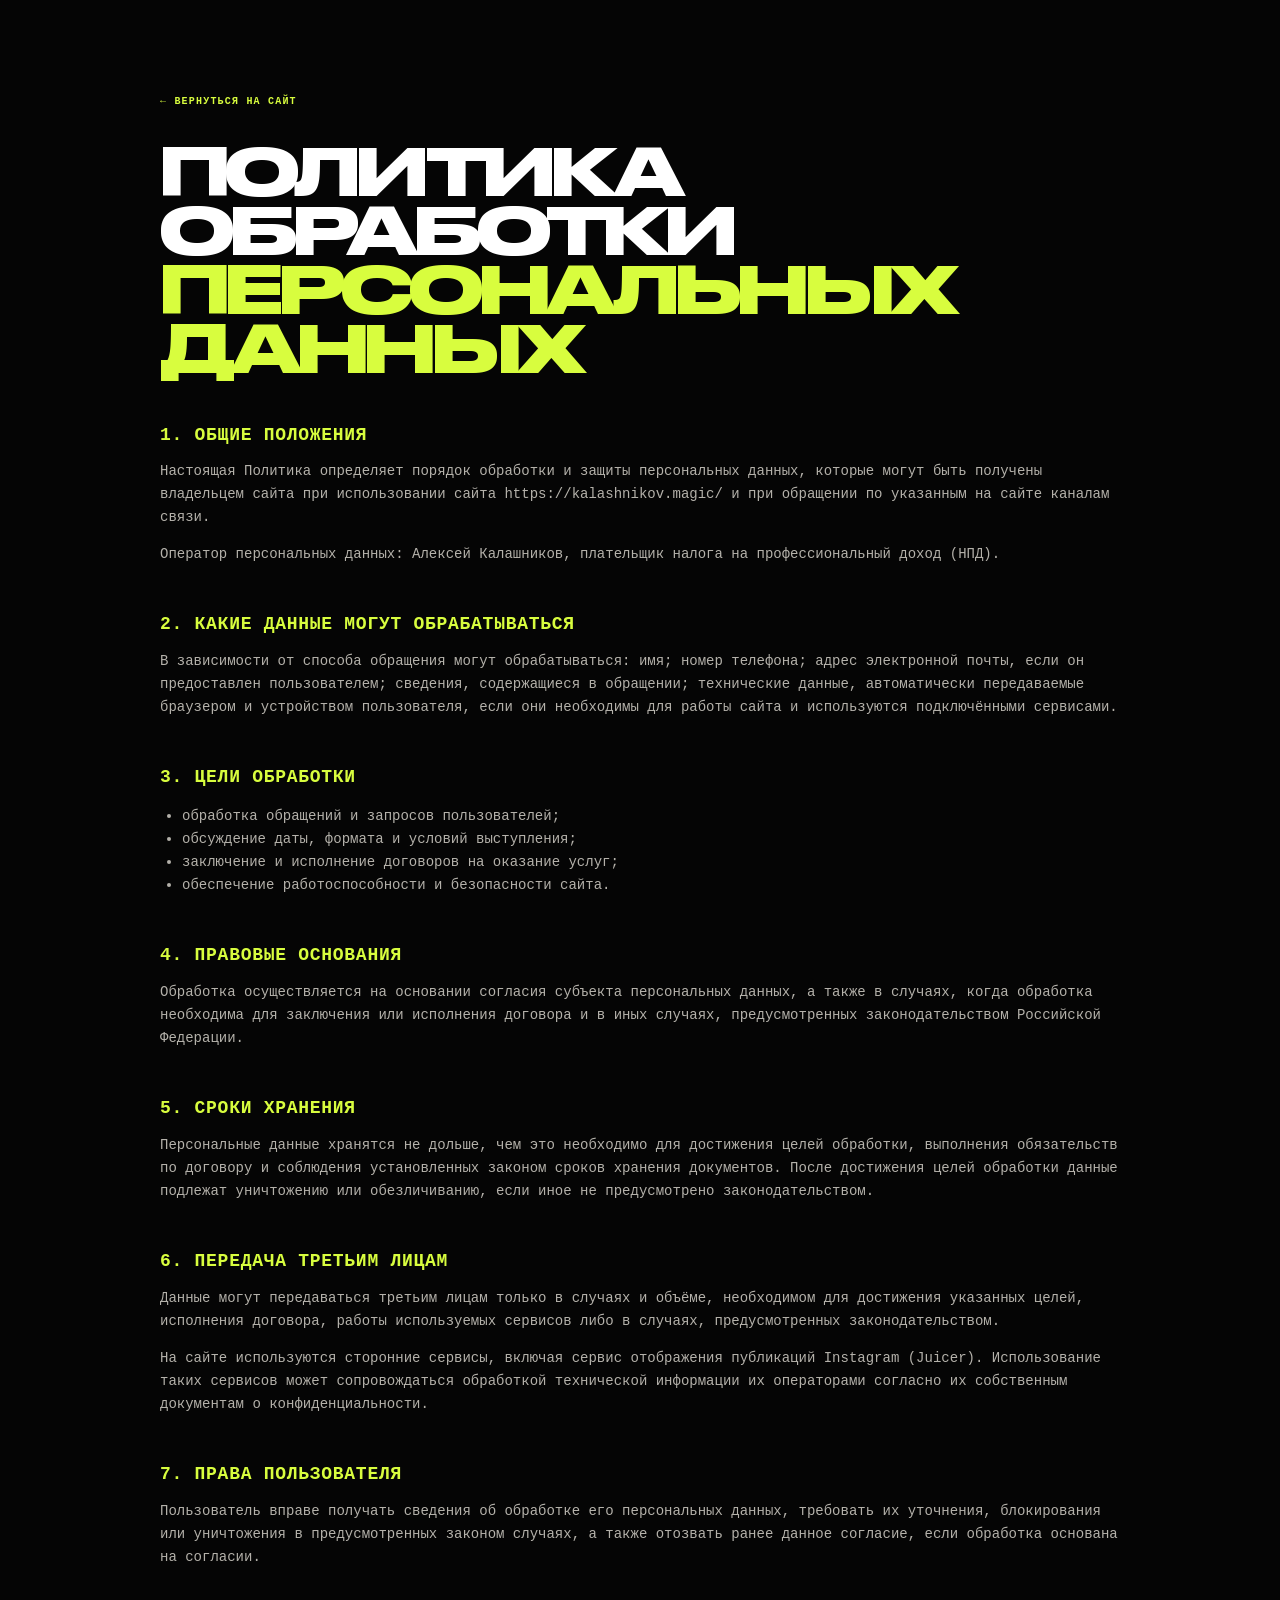
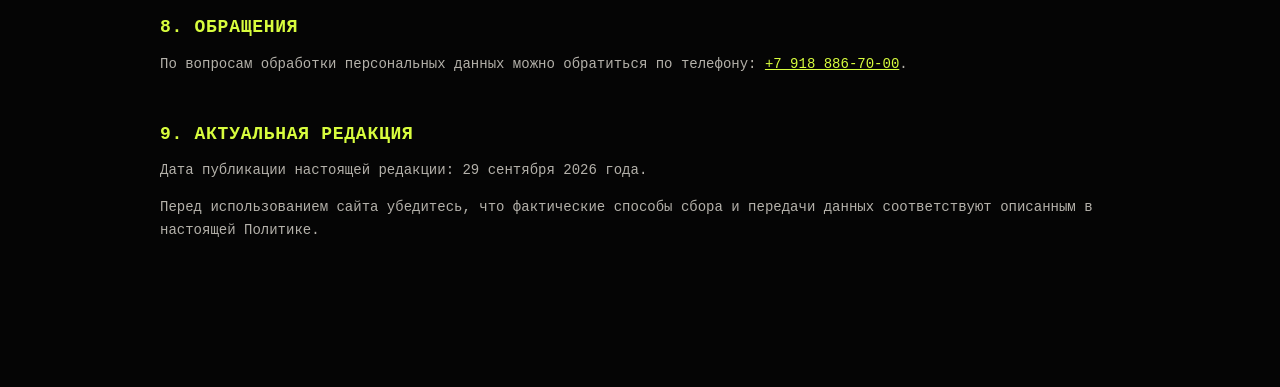
<file: privacy.html>
<!doctype html>
<html lang="ru">
<head>
  <meta charset="UTF-8">
  <meta name="viewport" content="width=device-width, initial-scale=1.0">
  <meta name="theme-color" content="#050505">
  <title>Политика обработки персональных данных — Алексей Калашников</title>
  <link rel="stylesheet" href="style.css?v=__ASSET_VERSION__">
  <style>
    .privacy-page{min-height:100vh;background:#050505;color:#eeeae1}
    .privacy-page__inner{width:min(88vw,960px);margin:0 auto;padding:10vh 0 12vh}
    .privacy-page h1{margin:0;color:#fff;font:900 clamp(30px,5vw,64px)/.92 'KalashnikovHead',Inter,Arial,sans-serif;letter-spacing:-.06em}
    .privacy-page h2{margin:48px 0 14px;color:var(--lime);font:700 18px/1.2 var(--mono);letter-spacing:.04em}
    .privacy-page p,.privacy-page li{color:#b4b1aa;font:500 14px/1.65 var(--mono)}
    .privacy-page ul{padding-left:22px}
    .privacy-page a{color:var(--lime)}
    .privacy-page__back{display:inline-block;margin-bottom:34px;color:#777;text-decoration:none;font:600 10px/1 var(--mono);letter-spacing:.12em;text-transform:uppercase}
  </style>
</head>
<body>
  <main class="privacy-page">
    <div class="privacy-page__inner">
      <a class="privacy-page__back" href="./">← Вернуться на сайт</a>
      <h1>ПОЛИТИКА ОБРАБОТКИ<br><span style="color:var(--lime)">ПЕРСОНАЛЬНЫХ ДАННЫХ</span></h1>

      <h2>1. ОБЩИЕ ПОЛОЖЕНИЯ</h2>
      <p>Настоящая Политика определяет порядок обработки и защиты персональных данных, которые могут быть получены владельцем сайта при использовании сайта https://kalashnikov.magic/ и при обращении по указанным на сайте каналам связи.</p>
      <p>Оператор персональных данных: Алексей Калашников, плательщик налога на профессиональный доход (НПД).</p>

      <h2>2. КАКИЕ ДАННЫЕ МОГУТ ОБРАБАТЫВАТЬСЯ</h2>
      <p>В зависимости от способа обращения могут обрабатываться: имя; номер телефона; адрес электронной почты, если он предоставлен пользователем; сведения, содержащиеся в обращении; технические данные, автоматически передаваемые браузером и устройством пользователя, если они необходимы для работы сайта и используются подключёнными сервисами.</p>

      <h2>3. ЦЕЛИ ОБРАБОТКИ</h2>
      <ul>
        <li>обработка обращений и запросов пользователей;</li>
        <li>обсуждение даты, формата и условий выступления;</li>
        <li>заключение и исполнение договоров на оказание услуг;</li>
        <li>обеспечение работоспособности и безопасности сайта.</li>
      </ul>

      <h2>4. ПРАВОВЫЕ ОСНОВАНИЯ</h2>
      <p>Обработка осуществляется на основании согласия субъекта персональных данных, а также в случаях, когда обработка необходима для заключения или исполнения договора и в иных случаях, предусмотренных законодательством Российской Федерации.</p>

      <h2>5. СРОКИ ХРАНЕНИЯ</h2>
      <p>Персональные данные хранятся не дольше, чем это необходимо для достижения целей обработки, выполнения обязательств по договору и соблюдения установленных законом сроков хранения документов. После достижения целей обработки данные подлежат уничтожению или обезличиванию, если иное не предусмотрено законодательством.</p>

      <h2>6. ПЕРЕДАЧА ТРЕТЬИМ ЛИЦАМ</h2>
      <p>Данные могут передаваться третьим лицам только в случаях и объёме, необходимом для достижения указанных целей, исполнения договора, работы используемых сервисов либо в случаях, предусмотренных законодательством.</p>
      <p>На сайте используются сторонние сервисы, включая сервис отображения публикаций Instagram (Juicer). Использование таких сервисов может сопровождаться обработкой технической информации их операторами согласно их собственным документам о конфиденциальности.</p>

      <h2>7. ПРАВА ПОЛЬЗОВАТЕЛЯ</h2>
      <p>Пользователь вправе получать сведения об обработке его персональных данных, требовать их уточнения, блокирования или уничтожения в предусмотренных законом случаях, а также отозвать ранее данное согласие, если обработка основана на согласии.</p>

      <h2>8. ОБРАЩЕНИЯ</h2>
      <p>По вопросам обработки персональных данных можно обратиться по телефону: <a href="tel:+79188867000">+7 918 886-70-00</a>.</p>

      <h2>9. АКТУАЛЬНАЯ РЕДАКЦИЯ</h2>
      <p>Дата публикации настоящей редакции: 29 сентября 2026 года.</p>
      <p>Перед использованием сайта убедитесь, что фактические способы сбора и передачи данных соответствуют описанным в настоящей Политике.</p>
    </div>
  </main>
</body>
</html>
</file>
<file: style.css>
:root{
  --ink:#050505;
  --ink-2:#0b0b0b;
  --bone:#eeeae1;
  --muted:#8d8d87;
  --lime:#d8fd3e;
  --line:rgba(255,255,255,.14);
  --ease:cubic-bezier(.22,1,.36,1);
  --sans:Inter,Arial,sans-serif;
  --mono:"Space Grotesk",monospace;
}
*{box-sizing:border-box}
html{background:var(--ink);scroll-behavior:auto}
body{margin:0;background:var(--ink);color:var(--bone);font-family:var(--sans);overflow-x:hidden}
button{font:inherit;color:inherit}
.grain{position:fixed;inset:-50%;z-index:50;pointer-events:none;opacity:.035;background-image:url("data:image/svg+xml,%3Csvg viewBox='0 0 180 180' xmlns='http://www.w3.org/2000/svg'%3E%3Cfilter id='n'%3E%3CfeTurbulence type='fractalNoise' baseFrequency='.8' numOctaves='4' stitchTiles='stitch'/%3E%3C/filter%3E%3Crect width='100%25' height='100%25' filter='url(%23n)' opacity='.7'/%3E%3C/svg%3E");animation:grain 0.25s steps(2) infinite}
.vignette{position:fixed;inset:0;z-index:49;pointer-events:none;background:radial-gradient(circle at center,transparent 40%,rgba(0,0,0,.62) 100%)}
@keyframes grain{0%{transform:translate(0,0)}25%{transform:translate(2%,-1%)}50%{transform:translate(-1%,2%)}75%{transform:translate(1%,1%)}100%{transform:translate(-2%,-1%)}}

.loader{
  position:fixed;
  inset:0;
  z-index:9999;
  display:flex;
  align-items:center;
  justify-content:center;
  background:#050505;
  color:#eeeae1;
  opacity:1;
  visibility:visible;
  pointer-events:auto;
  transition:opacity .9s cubic-bezier(.22,1,.36,1),visibility 0s linear 0s;
}
.loader.is-hidden{
  opacity:0;
  visibility:hidden;
  pointer-events:none;
  transition:opacity .9s cubic-bezier(.22,1,.36,1),visibility 0s linear .9s;
}
.loader__center{
  width:min(78vw,560px);
  display:flex;
  flex-direction:column;
  align-items:center;
  text-align:center;
}
.loader__brand{
  color:#fff;
  font:900 clamp(28px,4vw,54px)/.88 'KalashnikovHead',Inter,Arial,sans-serif;
  letter-spacing:-.055em;
}
.loader__brand span{color:var(--lime)}
.loader__percent{
  margin-top:34px;
  color:#888;
  font:600 12px/1 var(--mono);
  letter-spacing:.16em;
}
.loader__bar{
  position:relative;
  width:100%;
  height:2px;
  margin-top:18px;
  overflow:hidden;
  background:rgba(255,255,255,.12);
}
.loader__bar span{
  display:block;
  width:0;
  height:100%;
  background:var(--lime);
  transition:width .18s ease;
}
.loader__status{
  position:absolute;
  left:50%;
  bottom:7vh;
  transform:translateX(-50%);
  color:#666;
  font:600 10px/1 var(--mono);
  letter-spacing:.16em;
  white-space:nowrap;
}

.hero{height:700vh;position:relative}
.hero__sticky,.facts__sticky,.transition__sticky{position:sticky;top:0;height:100vh;overflow:hidden}
.hero__media{position:absolute;inset:0;background:#080808;overflow:hidden}
.hero__canvas{position:absolute;inset:0;width:100%;height:100%;display:block;object-fit:cover}
.hero__scrim{position:absolute;inset:0;background:linear-gradient(180deg,rgba(0,0,0,.1),rgba(0,0,0,.45) 65%,#050505)}
.hero__title{position:absolute;left:7vw;bottom:11vh;z-index:2}
.hero__eyebrow{margin:0 0 10px;font-family:var(--mono);font-size:24px;font-weight:900;line-height:1;letter-spacing:.06em;color:var(--lime)}
.hero__title h1{margin:0;font-size:clamp(48px,9vw,150px);line-height:.84;letter-spacing:-.065em;font-weight:600}
.scene-index{position:absolute;right:4vw;bottom:4vh;font-family:var(--mono);font-size:9px;letter-spacing:.16em;color:#666}

.facts{height:300vh;background:#050505}
.facts__sticky{display:grid;place-items:center}
.facts__intro{position:absolute;top:7vh;left:6vw;display:flex;gap:14px;align-items:center;font-family:var(--mono);font-size:10px;letter-spacing:.18em;color:#777;z-index:5}
.facts__intro span{color:var(--lime)}

.cards{
  position:relative;
  display:grid;
  grid-template-columns:repeat(2,minmax(0,1fr));
  grid-template-rows:repeat(2,minmax(0,1fr));
  grid-template-areas:"card1 card2" "card3 card4";
  gap:clamp(14px,2.2vw,30px);
  width:min(86vw,1180px);
  height:min(82vh,820px);
  margin:0 auto;
  perspective:1800px;
  transition:opacity 900ms var(--ease),transform 1100ms var(--ease),filter 1100ms var(--ease);
  will-change:auto;
}
.cards > .playing-card:nth-child(1){grid-area:card1}
.cards > .playing-card:nth-child(2){grid-area:card2}
.cards > .playing-card:nth-child(3){grid-area:card3}
.cards > .playing-card:nth-child(4){grid-area:card4}
.facts.is-revealing .cards{opacity:0;transform:scale(.92);filter:blur(16px);pointer-events:none}

.playing-card{
  position:relative;
  width:100%;
  height:100%;
  min-width:0;
  min-height:0;
  padding:0;
  border:0;
  background:none;
  cursor:pointer;
  filter:drop-shadow(0 20px 35px rgba(0,0,0,.42));
  perspective:1600px;
}
.playing-card__inner{position:absolute;inset:0;display:block;transform-style:preserve-3d;transition:transform 900ms var(--ease);will-change:transform}
.playing-card.is-flipped .playing-card__inner{transform:rotateY(180deg)}
.card-face{position:absolute;inset:0;border-radius:clamp(10px,1.1vw,18px);backface-visibility:hidden;-webkit-backface-visibility:hidden;overflow:hidden}
.card-face--back{display:flex;align-items:center;justify-content:center;background:#101010;border:1px solid #333;box-shadow:inset 0 0 0 9px #080808,inset 0 0 0 11px var(--lime);transform:rotateY(0deg)}
.card-face--back i{font-size:clamp(90px,11vw,190px);color:var(--lime);font-style:normal;opacity:.8}
.card-face--back small{position:absolute;bottom:17px;font:500 8px var(--mono);letter-spacing:.2em;color:#555}
.card-face--front{transform:rotateY(180deg);background:#eee9de;color:#090909;border:1px solid #c9c2b5;display:flex;flex-direction:column;justify-content:center;align-items:center;text-align:center;padding:10%;box-shadow:inset 0 0 0 1px rgba(255,255,255,.7)}
.card-face--front:after{content:"";position:absolute;inset:9px;border:1px solid rgba(0,0,0,.12);border-radius:clamp(7px,.8vw,12px);pointer-events:none}
.card-copy{display:contents}
.card-face--front strong{position:absolute;top:39%;left:6%;right:6%;font-size:clamp(34px,4.8vw,72px);line-height:.9;letter-spacing:-.075em;font-weight:800;max-width:88%;margin:auto}
.card-face--front em{position:absolute;top:51%;left:7%;right:7%;font-style:normal;font:500 clamp(12px,1.2vw,18px)/1.2 var(--mono);letter-spacing:.07em;margin:0 auto;max-width:82%}
.card-face--front small{font:500 clamp(8px,.75vw,11px)/1.35 var(--mono);letter-spacing:.03em;margin-top:16px;color:#4e4b45;max-width:82%}
.card-face--front .card-number{font-size:clamp(29px,3.8vw,58px);letter-spacing:-.065em;white-space:nowrap}
.card-face--front .card-number + em{top:47%}
.card-face--standup strong{font-size:clamp(22px,2.7vw,42px);letter-spacing:-.055em;white-space:nowrap}
.card-face--standup em{top:51%;font:500 clamp(12px,1.2vw,18px)/1.2 var(--mono);letter-spacing:.07em;max-width:82%}
.card-corner{position:absolute;top:15px;left:17px;font:500 9px var(--mono);letter-spacing:.1em;color:#8a857b}
.card-suit{position:absolute;right:17px;bottom:12px;font:27px Georgia,serif;color:#111}

.surprise-card-wrap{
  position:absolute;
  inset:0;
  display:grid;
  place-items:center;
  opacity:0;
  visibility:hidden;
  transform:translateY(30px) scale(.88);
  filter:blur(24px);
  transition:opacity 1000ms var(--ease),transform 1100ms var(--ease),filter 1100ms var(--ease),visibility 0s linear 1000ms;
  pointer-events:none;
}
.facts.is-surprise .surprise-card-wrap{
  opacity:1;
  visibility:visible;
  transform:translateY(0) scale(1);
  filter:blur(0);
  transition:opacity 1000ms var(--ease),transform 1100ms var(--ease),filter 1100ms var(--ease),visibility 0s;
  pointer-events:auto;
}
.playing-card--surprise{width:min(72vw,760px);height:min(48vw,500px);max-height:500px;aspect-ratio:3/2;filter:drop-shadow(0 30px 70px rgba(0,0,0,.6));z-index:2}
.surprise-card__caption{position:absolute;top:calc(50% - min(24vw,250px) - 8vh);margin:0;z-index:4;font:600 clamp(12px,1.35vw,19px) var(--mono);letter-spacing:.16em;color:var(--lime);text-align:center;white-space:nowrap}
.surprise-card__message{position:absolute;top:calc(50% + min(24vw,250px) + 3vh);margin:0;z-index:4;text-align:center;font:600 clamp(13px,1.35vw,19px)/1.5 var(--mono);letter-spacing:.12em;color:var(--bone);opacity:0;transform:translateY(30px) scale(.96);filter:blur(10px);transition:opacity 600ms var(--ease),transform 900ms var(--ease),filter 900ms var(--ease);pointer-events:none}
.surprise-card__message span{color:#777}
.surprise-card--revealed .surprise-card__message{opacity:1;transform:translateY(0) scale(1);filter:blur(0)}
.surprise-card__front{background:#101010!important;color:#eee!important;border:1px solid #333!important;box-shadow:inset 0 0 0 9px #080808,inset 0 0 0 11px var(--lime)!important;flex-direction:column!important}
.surprise-card__front:after{border-color:rgba(255,255,255,.12)!important}
.surprise-card__front i{font-size:clamp(90px,11vw,190px);color:var(--lime);font-style:normal;opacity:.8}
.surprise-card__front small{position:absolute;bottom:17px;font:500 8px var(--mono);letter-spacing:.2em;color:#555}
.surprise-card__blur{position:absolute;width:min(74vw,780px);height:min(49vw,520px);border-radius:18px;background:rgba(238,233,222,.18);filter:blur(45px);opacity:.8}
.bank-card{background:linear-gradient(135deg,#202020,#080808)!important;color:#eee!important}
.bank-card:after{border-color:rgba(216,253,62,.22)!important}
.bank-card__chip{position:absolute;left:9%;top:24%;width:18%;aspect-ratio:1.35;border-radius:5px;background:linear-gradient(135deg,#999,#444)}
.bank-card__number{position:absolute;left:9%;top:52%;font:500 clamp(15px,1.55vw,24px) var(--mono);letter-spacing:.075em;color:#eee;white-space:nowrap}
.bank-card__expiry-label{position:absolute;left:9%;top:64%;font:500 clamp(6px,.55vw,9px) var(--mono);letter-spacing:.12em;color:#777}
.bank-card__expiry{position:absolute;left:9%;top:68%;font:500 clamp(12px,1.1vw,17px) var(--mono);letter-spacing:.08em;color:#eee}
.bank-card__holder{position:absolute;left:9%;bottom:10%;font:500 clamp(11px,1.2vw,18px) var(--mono);letter-spacing:.09em;color:#eee}

.facts__hint{position:absolute;bottom:9vh;margin:0;font:10px var(--mono);letter-spacing:.2em;color:#555;transition:opacity 400ms var(--ease)}
.facts.is-revealing .facts__hint{opacity:0}
.facts.is-surprise .facts__hint{opacity:1;color:#666}

.transition{height:750vh;background:#000}
.transition__sticky{display:grid;place-items:center;background:#000}
.king-zoom{width:100%;height:100%;display:grid;place-items:center;transform:translate3d(var(--king-x,0px),var(--king-y,0px)) scale(var(--king-scale,4.5));transform-origin:50% 50%}
.king-card{position:relative;width:min(43vw,640px);aspect-ratio:240/336;background:transparent;color:#eeeae1;overflow:visible;border:0;box-shadow:none}
.transition .king-card:after{display:none}
.transition .king-card > *{visibility:visible}

/* Interactive King pupils */
.king-pupil{position:absolute;width:7px;height:7px;border-radius:50%;background:#000;pointer-events:none;z-index:12;left:0;top:0;box-shadow:none;will-change:transform,filter;filter:blur(0);}
.king-pupil--left,.king-pupil--right{left:0;top:0;}
.king-illustration{display:block;width:100%;height:100%;overflow:visible;object-fit:contain;filter:brightness(.72) drop-shadow(0 30px 90px rgba(0,0,0,.78))}

.event-labels{position:absolute;inset:4vh 4vw;z-index:60;pointer-events:none;opacity:0;transition:opacity 500ms var(--ease)}
.event-label{position:absolute;pointer-events:auto;border:0;background:none;color:var(--lime);cursor:pointer;font:700 clamp(22px,2.25vw,36px)/1.05 var(--mono);letter-spacing:.045em;text-shadow:0 3px 24px rgba(0,0,0,.95);transition:color 350ms,transform 350ms,opacity 350ms;text-align:center;white-space:nowrap}
.event-label:hover,.event-label.is-active{color:var(--lime)}
.event-label--1{top:2%;left:50%;transform:translateX(-50%)}
.event-label--2{top:18%;right:2%;transform:translateX(0)}
.event-label--3{top:50%;right:0;transform:translateY(-50%)}
.event-label--4{bottom:2%;left:50%;transform:translateX(-50%)}
.event-label--5{bottom:16%;left:2%;transform:translateX(0)}
.event-label--6{top:50%;left:0;transform:translateY(-50%)}
.event-label--7{top:18%;left:2%;transform:translateX(0)}
.transition__hint{position:absolute;bottom:6vh;font:9px var(--mono);letter-spacing:.2em;color:#444;opacity:0;transition:opacity 500ms var(--ease)}


@media(max-width:820px){
  .king-pupil{width:4.5px;height:4.5px}

  .hero{height:180vh}
  .hero__title{left:6vw;bottom:12vh}
  .facts{height:260vh}
  .cards{width:88vw;height:70vh;gap:10px}
  .card-face--back{box-shadow:inset 0 0 0 6px #080808,inset 0 0 0 8px var(--lime)}
  .playing-card--surprise{width:88vw;height:auto;max-height:none;aspect-ratio:3/2}
  .surprise-card__blur{width:90vw;height:auto;aspect-ratio:3/2}
  .transition{height:320vh;position:relative;z-index:10}
  .transition__sticky{z-index:10}
  .king-card{width:62vw}
  .king-illustration{transition:none}
  .event-labels{inset:3vh 2vw}
  .event-label{font-size:clamp(13px,3.4vw,19px);letter-spacing:.025em;white-space:normal;max-width:30vw;text-shadow:0 2px 16px rgba(0,0,0,.98)}
  .event-label--1{top:13%}
  .event-label--2{top:22%;right:0}
  .event-label--3{top:54%;right:0}
  .event-label--4{bottom:13%;top:auto;right:-2vw;left:auto;transform:none;max-width:42vw}
  .event-label--5{bottom:13%;left:0}
  .event-label--6{top:54%;left:0}
  .event-label--7{top:22%;left:0}

}
@media(max-width:560px){
  .loader__status{font-size:8px}
  .facts{height:250vh}
  .cards{width:91vw;height:68vh;gap:8px}
  .card-face--back{box-shadow:inset 0 0 0 4px #080808,inset 0 0 0 6px var(--lime)}
  .card-face--back i{font-size:23vw}
  .card-face--front strong{font-size:9.2vw}
  .facts .playing-card:nth-child(1) .card-face--front strong,
  .facts .playing-card:nth-child(2) .card-face--front strong{font-size:8vw}
  .card-face--front em{font-size:2.8vw}
  .card-face--front small{font-size:2.3vw}
  .card-face--front .card-number{font-size:6.5vw}
  .facts .playing-card:nth-child(3) .card-number + em{transform:translateY(1.2vw)}
  .card-face--standup strong{font-size:4.7vw}
  .card-face--standup em{font-size:2.8vw;transform:translateY(-2.5vw)}
  .playing-card--surprise{width:94vw;height:auto;max-height:none;aspect-ratio:3/2}
  .surprise-card__blur{width:96vw;height:auto;aspect-ratio:3/2}
  .surprise-card__caption{top:calc(50% - 47vw/1.5 - 9vh);font-size:3.2vw}
  .surprise-card__message{top:calc(50% + 47vw/1.5 + 3vh);bottom:auto;width:94vw;font-size:3vw}

}
@media(min-width:821px){
  .king-pupil{width:10px;height:10px}

  .facts .cards{
    grid-template-columns:repeat(4,minmax(0,1fr));
    grid-template-rows:1fr;
    grid-template-areas:"card1 card2 card3 card4";
    width:min(94vw,1500px);
    height:min(68vh,720px);
    gap:clamp(12px,1.5vw,24px);
  }

  .facts .cards > .playing-card{
    height:auto;
    aspect-ratio:240 / 336;
    align-self:center;
  }

  /* Desktop: keep each cinematic scene compact so the page moves faster. */
  .facts{height:180vh}
  .transition{height:250vh}

  .facts .card-copy{
    position:absolute;
    top:39%;
    left:6%;
    right:6%;
    display:flex;
    flex-direction:column;
    align-items:center;
    gap:clamp(10px,1vw,16px);
  }
  .facts .card-copy > strong,
  .facts .card-copy > em{
    position:static;
    top:auto;
    left:auto;
    right:auto;
    margin:0;
  }
  .facts .card-copy > strong{max-width:88%}
  .facts .card-copy > em{max-width:82%;text-align:center}

  /* Fine desktop alignment for the four fact cards. */
  .facts .playing-card:nth-child(3) .card-number{font-size:clamp(31px,4.05vw,61px)}
  .facts .playing-card:nth-child(3) .card-copy{top:39.8%}
  .facts .playing-card:nth-child(4) .card-copy{left:0;right:0;top:39.8%}
  .facts .playing-card:nth-child(4) .card-copy > em{transform:none}

  /* Desktop typography: larger UI labels for readability at monitor distance. */
  .event-label--1{top:18%;right:2%;left:auto;transform:none}
  .event-label--2{top:2%;left:50%;right:auto;transform:translateX(-50%)}
  .event-label--4{top:18%;left:2%;right:auto;bottom:auto;transform:none}
  .event-label--7{top:auto;left:auto;right:2%;bottom:16%;transform:none}

  .card-face--back small{font-size:15px;letter-spacing:.2em}
  .scene-index{font-size:13px;letter-spacing:.18em}
  .facts__intro{font-size:14px}
  .facts__hint{font-size:14px;letter-spacing:.18em}
  .transition__hint{font-size:13px;letter-spacing:.18em}
}


/* Format modal */
.format-modal{
  position:fixed;
  inset:0;
  z-index:80;
  display:none;
  display:grid;
  place-items:center;
  opacity:0;
  visibility:hidden;
  pointer-events:none;
  transition:opacity 600ms var(--ease),visibility 0s linear 600ms;
}
.format-modal.is-open{
  display:grid;
  opacity:1;
  visibility:visible;
  pointer-events:auto;
  transition:opacity 600ms var(--ease),visibility 0s;
}
.format-modal__backdrop{
  position:absolute;
  inset:0;
  background:rgba(0,0,0,.62);
}
.format-modal__window{
  position:relative;
  width:min(78vw,1040px);
  height:min(78vh,780px);
  display:grid;
  grid-template-rows:3fr 1fr;
  background:#0b0b0b;
  border:1px solid rgba(255,255,255,.16);
  box-shadow:0 35px 110px rgba(0,0,0,.72);
  overflow:hidden;
  transform:translateY(24px) scale(.94);
  opacity:0;
  transition:transform 600ms var(--ease),opacity 600ms var(--ease);
}
.format-modal.is-open .format-modal__window{
  transform:translateY(0) scale(1);
  opacity:1;
}
.format-modal__close{
  position:absolute;
  top:0;
  right:0;
  z-index:3;
  width:44px;
  height:38px;
  border:0;
  border-left:1px solid rgba(255,255,255,.1);
  border-bottom:1px solid rgba(255,255,255,.1);
  background:rgba(10,10,10,.86);
  color:#d9d9d9;
  font:400 28px/1 Arial,sans-serif;
  cursor:pointer;
  transition:background 180ms ease,color 180ms ease;
}
.format-modal__close:hover,
.format-modal__close:focus-visible{
  background:#d33;
  color:#fff;
  outline:none;
}
.format-modal__photo{
  position:relative;
  min-height:0;
  background:#141414;
  overflow:hidden;
}
.format-modal__photo:after{
  content:"";
  position:absolute;
  inset:0;
  background:linear-gradient(180deg,transparent 55%,rgba(0,0,0,.12));
  pointer-events:none;
}
.format-modal__photo img{
  width:100%;
  height:100%;
  display:block;
  object-fit:cover;
}
.format-modal__copy{
  padding:clamp(22px,3vw,40px) clamp(24px,4vw,56px);
  display:flex;
  flex-direction:column;
  justify-content:center;
  gap:10px;
  background:#0b0b0b;
}
.format-modal__copy h2{
  margin:0;
  color:var(--lime);
  font:700 clamp(18px,2vw,30px)/1 var(--mono);
  letter-spacing:.045em;
}
.format-modal__copy p{
  margin:0;
  max-width:80ch;
  color:var(--bone);
  font:400 clamp(13px,1.2vw,18px)/1.45 var(--sans);
}
@media(max-width:820px){
  .format-modal__window{
    width:92vw;
    height:78vh;
    grid-template-rows:3fr 1fr;
  }
  .format-modal__close{
    width:42px;
    height:36px;
    font-size:26px;
  }
  .format-modal__copy{
    padding:20px 20px 24px;
  }
}
@media(max-width:560px){
  .format-modal__window{
    width:94vw;
    height:76vh;
    grid-template-rows:3fr 1fr;
  }
  .format-modal__copy h2{font-size:4.8vw}
  .format-modal__copy p{font-size:3.2vw;line-height:1.35}
}

@media(prefers-reduced-motion:reduce){
  *,*::before,*::after{scroll-behavior:auto!important;transition-duration:.01ms!important;animation-duration:.01ms!important}
}
body.format-modal-open{overflow:hidden}

@media(min-width:821px){
  .hero__title h1{
    display:block;
    font-family:'KalashnikovHead',Inter,Arial,sans-serif;
  }
}
@media(min-width:821px){
  .hero__title h1{display:none;}
  .hero__title{left:50%;top:88%;right:auto;bottom:auto;transform:translate(-50%,-50%);text-align:center}
  .hero__eyebrow{font-size:24px;font-weight:900;letter-spacing:.06em;}
}

.format-modal__photo img{object-position:center top;}
.format-modal[data-format="КОРПОРАТИВ"] .format-modal__photo img{object-position:center 56%;}
.format-modal[data-format="СВАДЬБА"] .format-modal__photo img{object-position:center 46%;}
.format-modal[data-format="ЮБИЛЕЙ"] .format-modal__photo img,
.format-modal[data-format="ЧАСТНОЕ МЕРОПРИЯТИЕ"] .format-modal__photo img,
.format-modal[data-format="ПРЕЗЕНТАЦИЯ"] .format-modal__photo img{object-position:center 46%;}
.format-modal[data-format="ВЫПУСКНОЙ ВЕЧЕР"] .format-modal__photo img,
.format-modal[data-format="ДЕТСКИЙ ДЕНЬ РОЖДЕНИЯ"] .format-modal__photo img{object-position:center 46%;}

@media(min-width:821px){.grain{opacity:.025;}}

@media(max-width:820px){
  .format-modal[data-format="ВЫПУСКНОЙ ВЕЧЕР"] .format-modal__photo img{object-position:center 44%;}
  .format-modal[data-format="КОРПОРАТИВ"] .format-modal__photo img{object-position:center 50%;}
}

@media(min-width:821px){
  .format-modal[data-format="СВАДЬБА"] .format-modal__photo img{object-position:center 52%;}
  .format-modal[data-format="ЧАСТНОЕ МЕРОПРИЯТИЕ"] .format-modal__photo img{object-position:center 25%;}
  .format-modal[data-format="ВЫПУСКНОЙ ВЕЧЕР"] .format-modal__photo img{object-position:center 65%;}
  .format-modal[data-format="ДЕТСКИЙ ДЕНЬ РОЖДЕНИЯ"] .format-modal__photo img{object-position:center 52%;}
}

@media(max-width:820px){
  .format-modal[data-format="ЧАСТНОЕ МЕРОПРИЯТИЕ"] .format-modal__photo img{object-position:center 15%;}
  .format-modal[data-format="КОРПОРАТИВ"] .format-modal__photo img{object-position:center 67%;}
}



/* SCENE 4 — isolated mobile morph */
.scene4{display:none}
@media(max-width:820px){
  .scene4{display:block;height:360vh;position:relative;background:#050505}
  .scene4__sticky{position:sticky;top:0;height:100vh;overflow:hidden;background:#050505}
  .scene4__layers{position:absolute;inset:0;overflow:hidden;background:#050505}
  .scene4__layer{position:absolute;inset:0;width:100%;height:100%;display:block;object-fit:cover;object-position:center;transform:scale(1);will-change:clip-path,transform}
  .scene4__layer--base{z-index:1}
  .scene4__layer--mid,.scene4__layer--top{z-index:2;clip-path:polygon(0 0,100% 0,100% 0,0 0)}
  .scene4__layer--top{z-index:3}
  .scene4__tint{position:absolute;inset:0;z-index:4;background:linear-gradient(180deg,rgba(0,0,0,.04),rgba(0,0,0,.2) 62%,rgba(0,0,0,.58));pointer-events:none}
  .scene4__vig{position:absolute;inset:-12%;z-index:5;background:radial-gradient(circle at 50% 46%,transparent 27%,rgba(0,0,0,.72) 100%);pointer-events:none}
  .scene4__flash{position:absolute;inset:0;z-index:6;background:#fff;opacity:0;mix-blend-mode:screen;pointer-events:none}
  .scene4__headline{position:absolute;left:6vw;right:6vw;top:auto;bottom:16vh;height:24vh;z-index:10;pointer-events:none;text-align:center}
  .scene4__headline-line{position:absolute;left:0;right:0;top:50%;display:flex;flex-direction:column;align-items:center;transform:translateY(calc(-50% + 24px)) scale(.985);color:var(--bone);text-transform:uppercase;opacity:0;filter:blur(12px);text-wrap:balance;transition:opacity .38s var(--ease),transform .7s var(--ease),filter .7s var(--ease)}
  .scene4__headline-line.is-active{opacity:1;transform:translateY(-50%) scale(1);filter:blur(0)}
  .scene4__headline-title{display:block;font-family:Inter,Arial,sans-serif;font-size:12vw;line-height:.88;font-weight:900;letter-spacing:-.075em;text-align:center}
  .scene4__headline-subtitle{display:block;max-width:88vw;margin-top:2.2vh;color:var(--lime);font:600 3.15vw/1.18 var(--mono);letter-spacing:.03em;text-align:center}
  .scene4__headline-line.is-active{opacity:1;transform:translateY(0) scale(1);filter:blur(0)}
  .scene4__next-prompt{position:absolute;left:7vw;right:7vw;bottom:3.2vh;z-index:11;display:flex;flex-direction:column;align-items:center;justify-content:center;gap:5px;color:#eeeae1;text-align:center;opacity:0;transform:translateY(18px);pointer-events:none;transition:opacity .5s var(--ease)}
  .scene4__next-text{font:700 3.1vw/1 var(--mono);letter-spacing:.08em;text-transform:uppercase}
  .scene4__next-arrows{display:flex;flex-direction:row;align-items:center;justify-content:center;gap:1.8vw;font:700 4.2vw/1 var(--sans);line-height:1}
  .scene4__next-arrows i{display:block;font-style:normal}
  .scene4__next-prompt.is-visible{opacity:1;animation:scene4NextFloat 1.65s ease-in-out infinite}
  @keyframes scene4NextFloat{0%,100%{transform:translateY(3px)}50%{transform:translateY(-7px)}}
  .scene4__caption{position:absolute;left:7vw;right:7vw;bottom:8.5vh;z-index:10;font:600 11px/1.2 var(--mono);letter-spacing:.18em;color:var(--bone);opacity:0;transform:translateY(16px);filter:blur(10px);transition:opacity .35s var(--ease),transform .6s var(--ease),filter .6s var(--ease);pointer-events:none}
  .scene4__caption.is-active{opacity:1;transform:translateY(0);filter:blur(0)}
}
@media(min-width:821px){.scene4{display:none!important}}


/* SCENE 5 — mobile video formats */
.scene5{display:none}
@media(max-width:820px){
  .facts__intro{font-size:18px;letter-spacing:.14em}
  .card-face--back small{font-size:18px;font-weight:700;color:var(--lime);letter-spacing:.16em}
  .facts__hint{font-size:17px;font-weight:700;letter-spacing:.12em;color:var(--lime)!important}
  .surprise-card__front small{font-size:18px;font-weight:700;color:var(--lime);letter-spacing:.16em}
  .transition__title{position:absolute;top:calc(5vh - 2px);left:50%;z-index:200;transform:translateX(-50%);width:90vw;text-align:center;color:#fff;font:800 6.2vw/1 var(--mono);letter-spacing:.07em;text-transform:uppercase;pointer-events:none}
  .event-label{animation:scene3Float 6s ease-in-out infinite !important}
  .event-label--2{animation-delay:-2s}.event-label--3{animation-delay:-4s}.event-label--4{animation-delay:-6s}
  .event-label--5{animation-delay:-1s}.event-label--6{animation-delay:-3s}.event-label--7{animation-delay:-5s}
  @keyframes scene3Float{0%,100%{transform:translateY(0)}50%{transform:translateY(-12px)}}
}
@media(max-width:820px){
  .scene5{display:block;background:#050505;position:relative}
  .scene5__inner{width:100%;padding:8vh 6vw 12vh;display:flex;flex-direction:column;gap:11vh}
  .scene5__card{position:relative}
  .scene5__header{text-align:center;margin-bottom:3vh}
  .scene5__eyebrow{display:block;color:var(--lime);font:600 10px var(--mono);letter-spacing:.18em;margin-bottom:1.4vh}
  .scene5__header h2{margin:0;color:var(--bone);font:900 8.6vw/.9 var(--sans);letter-spacing:-.07em;text-transform:uppercase}
  .scene5__video-wrap{position:relative;width:100%;border-radius:14px;overflow:hidden;background:#101010;box-shadow:0 20px 55px rgba(0,0,0,.45)}
  .scene5__video{display:block;width:100%;height:auto;aspect-ratio:9/16;object-fit:cover;background:#101010}
  .scene5__description{margin:2.2vh 5vw 0;color:#8d8d87;text-align:center;font:500 12px/1.45 var(--mono);letter-spacing:.05em}
}
@media(min-width:821px){.scene5{display:none!important}}

@media(min-width:821px){.transition__title{display:none}}

@media(max-width:820px){
  .king-pupil--lower-left,.king-pupil--lower-right{width:4.5px;height:4.5px}
}

@media(max-width:820px){
  .event-label--1{animation:scene3Float1 6s ease-in-out infinite !important}
  .event-label--2{animation:scene3Float2 6.5s ease-in-out infinite -2s !important}
  .event-label--3{animation:scene3Float3 7s ease-in-out infinite -4s !important}
  .event-label--4{animation:scene3Float4 6.2s ease-in-out infinite -1s !important}
  .event-label--5{animation:scene3Float5 6.8s ease-in-out infinite -3s !important}
  .event-label--6{animation:scene3Float6 7.2s ease-in-out infinite -5s !important}
  .event-label--7{animation:scene3Float7 6.4s ease-in-out infinite -2.5s !important}
  @keyframes scene3Float1{0%,100%{transform:translateX(-50%) translateY(0)}50%{transform:translateX(-50%) translateY(-12px)}}
  @keyframes scene3Float2{0%,100%{transform:translateX(0) translateY(0)}50%{transform:translateX(0) translateY(-12px)}}
  @keyframes scene3Float3{0%,100%{transform:translateY(-50%)}50%{transform:translateY(calc(-50% - 12px))}}
  @keyframes scene3Float4{0%,100%{transform:none}50%{transform:translateY(-12px)}}
  @keyframes scene3Float5{0%,100%{transform:translateX(0) translateY(0)}50%{transform:translateX(0) translateY(-12px)}}
  @keyframes scene3Float6{0%,100%{transform:translateY(-50%)}50%{transform:translateY(calc(-50% - 12px))}}
  @keyframes scene3Float7{0%,100%{transform:translateX(0) translateY(0)}50%{transform:translateX(0) translateY(-12px)}}
}

@media(max-width:820px){
  .scene4__title{
    position:absolute;
    top:4.5vh;
    left:50%;
    transform:translateX(-50%);
    z-index:20;
    width:90vw;
    text-align:center;
    color:var(--lime);
    font:800 5.8vw/1 var(--mono);
    letter-spacing:.08em;
    text-transform:uppercase;
    pointer-events:none;
  }
}
@media(min-width:821px){.scene4__title{display:none}}

@media(max-width:820px){
  .transition .event-label--1{top:13% !important}
}

@media(max-width:820px){
  .transition__king-caption{
    position:absolute;
    top:calc(50% + 44vw);
    left:50%;
    transform:translateX(-50%);
    z-index:210;
    width:80vw;
    text-align:center;
    color:#777;
    font:500 2.7vw/1.2 var(--mono);
    letter-spacing:.06em;
    text-transform:lowercase;
    pointer-events:none;
  }
  .transition__cta{
    position:absolute;
    left:50%;
    bottom:4.5vh;
    transform:translateX(-50%);
    z-index:210;
    width:90vw;
    text-align:center;
    color:#fff;
    font:800 4.5vw/1 var(--mono);
    letter-spacing:.08em;
    text-transform:uppercase;
    pointer-events:none;
  }
}
@media(min-width:821px){
  .transition__king-caption,.transition__cta{display:none}
}



/* Scene 2 card backs: artwork only, without prompt overlays. */
.card-face--back.scene2-card-back{
  display:flex;
  align-items:center;
  justify-content:center;
  background-image:url('3534258F-1C89-4927-B469-1847B963B4BF.png') !important;
  background-size:cover !important;
  background-position:center !important;
}
.card-face--back.scene2-card-back i,
.card-face--back.scene2-card-back small,
.surprise-card__front i,
.surprise-card__front small{display:none !important}

/* Bank card back: use the JPEG from the repository root. */
.playing-card--surprise .surprise-card__front{
  display:flex;
  align-items:center;
  justify-content:center;
  overflow:hidden;
  background-image:url('3534258F-1C89-4927-B469-1847B963B4BF.jpeg') !important;
  background-size:cover !important;
  background-position:center !important;
}
.playing-card--surprise .surprise-card__front::before{display:none !important}

/* Scene 2 facts heading: centered horizontally, same vertical position. */
@media(max-width:820px){
  .facts__intro{
    left:50%;
    right:auto;
    transform:translateX(-50%);
    justify-content:center;
    width:90vw;
    text-align:center;
  }
}


/* =========================================================
   DESKTOP EXPERIENCE — mirrors the current mobile build
   without changing the mobile rules.
   ========================================================= */
@media(min-width:821px){
  /* Scene 1 — shorter desktop scroll distance for the wheel. */
  .hero{height:320vh;}

  /* Scene 1 — full desktop hero title, restored from the current HTML structure. */
  .hero__title h1{
    display:block;
    font-size:clamp(72px,8.2vw,142px);
    line-height:.84;
    letter-spacing:-.065em;
    font-weight:600;
  }
  .hero__title{
    left:6vw;
    top:auto;
    right:auto;
    bottom:8vh;
    transform:none;
    text-align:left;
  }
  .hero__eyebrow{
    font-size:24px;
    margin-bottom:12px;
  }

  /* Scene 2 — four-card cinematic layout. */
  .facts{
    height:210vh;
  }
  .facts__sticky{
    place-items:center;
  }
  .facts__intro{
    top:7vh;
    left:50%;
    right:auto;
    transform:translateX(-50%);
    width:min(90vw,1200px);
    justify-content:center;
    text-align:center;
    font-size:18px;
    letter-spacing:.14em;
  }
  .facts__intro p{margin:0}

  .facts .cards{
    width:min(90vw,1440px);
    height:min(68vh,720px);
    grid-template-columns:repeat(4,minmax(0,1fr));
    grid-template-rows:1fr;
    grid-template-areas:"card1 card2 card3 card4";
    gap:clamp(18px,2vw,34px);
    perspective:1800px;
  }
  .facts .cards > .playing-card{
    height:auto;
    aspect-ratio:240 / 336;
    align-self:center;
  }
  .facts .card-face--back{
    box-shadow:inset 0 0 0 9px #080808,inset 0 0 0 11px var(--lime);
  }
  .facts .card-face--back i,
  .facts .card-face--back small,
  .facts .surprise-card__front i,
  .facts .surprise-card__front small{
    display:none;
  }
  .facts .card-face--front strong{font-size:clamp(32px,3.3vw,58px)}
  .facts .card-face--front em{font-size:clamp(11px,.95vw,16px)}
  .facts .card-face--standup strong{font-size:clamp(20px,2.2vw,34px)}

  /* Scene 2 intro: visible on desktop as well. */
  .facts .playing-card__inner{
    transition:transform 900ms var(--ease);
  }

  .playing-card--surprise{
    width:min(56vw,720px);
    height:auto;
    aspect-ratio:3/2;
  }

  /* Scene 3 — desktop equivalent of the current King + event labels. */
  .transition{
    height:300vh;
  }
  .transition__sticky{
    display:grid;
    place-items:center;
    background:#000;
  }
  .king-card{
    width:min(31vw,520px);
  }
  .king-zoom{
    transform:translate3d(var(--king-x,0px),var(--king-y,0px)) scale(var(--king-scale,4.1));
  }
  .event-labels{
    inset:5vh 5vw;
  }
  .event-label{
    font-size:clamp(19px,1.65vw,30px);
  }
  .event-label--1{top:15%;right:4%;left:auto;transform:none}
  .event-label--2{top:3%;left:50%;right:auto;transform:translateX(-50%)}
  .event-label--3{top:50%;right:1%;transform:translateY(-50%)}
  .event-label--4{top:15%;left:4%;right:auto;bottom:auto;transform:none}
  .event-label--5{bottom:15%;left:4%;transform:none}
  .event-label--6{top:50%;left:1%;transform:translateY(-50%)}
  .event-label--7{bottom:15%;right:4%;left:auto;top:auto;transform:none}

  /* Scene 4 — desktop morph with the same three current source images. */
  .scene4{
    display:block !important;
    height:320vh;
    position:relative;
    background:#050505;
  }
  .scene4__sticky{
    position:sticky;
    top:0;
    height:100vh;
    overflow:hidden;
    background:#050505;
  }
  .scene4__layers{
    position:absolute;
    inset:0;
    overflow:hidden;
    background:#050505;
  }
  .scene4__layer{
    position:absolute;
    inset:0;
    width:100%;
    height:100%;
    display:block;
    object-fit:cover;
    object-position:center;
  }
  .scene4__layer--base{
    z-index:1;
    transform-origin:center center;
    -webkit-mask-image:linear-gradient(90deg,transparent 0%,rgba(0,0,0,.28) 4%,#000 19%,#000 81%,rgba(0,0,0,.28) 96%,transparent 100%);
    mask-image:linear-gradient(90deg,transparent 0%,rgba(0,0,0,.28) 4%,#000 19%,#000 81%,rgba(0,0,0,.28) 96%,transparent 100%);
  }
  .scene4__layer--mid,
  .scene4__layer--top{
    z-index:2;
    clip-path:polygon(0 0,100% 0,100% 0,0 0);
  }
  .scene4__layer--base::after{display:none}
  /* Desktop image positions for Scene 4. */
  .scene4__layer--mid{
    object-position:center 15%;
  }
  .scene4__layer--top{object-position:center 40%}
  .scene4__layer--top{z-index:3}
  .scene4__tint{
    position:absolute;
    inset:0;
    z-index:4;
    background:linear-gradient(180deg,rgba(0,0,0,.04),rgba(0,0,0,.2) 62%,rgba(0,0,0,.58));
    pointer-events:none;
  }
  .scene4__vig{
    position:absolute;
    inset:-12%;
    z-index:5;
    background:radial-gradient(circle at 50% 46%,transparent 27%,rgba(0,0,0,.72) 100%);
    pointer-events:none;
  }
  .scene4__flash{
    position:absolute;
    inset:0;
    z-index:6;
    background:#fff;
    opacity:0;
    mix-blend-mode:screen;
    pointer-events:none;
  }
  .scene4__title{
    position:absolute;
    top:4.5vh;
    left:50%;
    transform:translateX(-50%);
    z-index:20;
    width:90vw;
    text-align:center;
    color:var(--lime);
    font:800 clamp(18px,1.75vw,28px)/1 var(--mono);
    letter-spacing:.08em;
    text-transform:uppercase;
    pointer-events:none;
  }
  .scene4__headline{
    position:absolute;
    left:10vw;
    right:10vw;
    bottom:10vh;
    height:28vh;
    z-index:10;
    pointer-events:none;
    text-align:center;
  }
  .scene4__headline-line{
    position:absolute;
    left:0;
    right:0;
    top:50%;
    display:flex;
    flex-direction:column;
    align-items:center;
    transform:translateY(calc(-50% + 24px)) scale(.985);
    color:var(--bone);
    text-transform:uppercase;
    opacity:0;
    filter:blur(12px);
    transition:opacity .38s var(--ease),transform .7s var(--ease),filter .7s var(--ease);
  }
  .scene4__headline-line.is-active{
    opacity:1;
    transform:translateY(-50%) scale(1);
    filter:blur(0);
  }
  .scene4__headline-title{
    display:block;
    font-family:Inter,Arial,sans-serif;
    font-size:clamp(64px,7.4vw,120px);
    line-height:.88;
    font-weight:900;
    letter-spacing:-.075em;
    text-align:center;
  }
  .scene4__headline-subtitle{
    display:block;
    max-width:min(72vw,1050px);
    margin-top:2.2vh;
    color:var(--lime);
    font:600 clamp(12px,1.1vw,18px)/1.18 var(--mono);
    letter-spacing:.03em;
    text-align:center;
  }
  .scene4__next-prompt{
    position:absolute;
    left:20vw;
    right:20vw;
    bottom:3.5vh;
    z-index:11;
    display:flex;
    flex-direction:column;
    align-items:center;
    justify-content:center;
    gap:5px;
    color:#eeeae1;
    text-align:center;
    opacity:0;
    transform:translateY(18px);
    pointer-events:none;
    transition:opacity .5s var(--ease);
  }
  .scene4__next-text{
    font:700 clamp(12px,1vw,16px)/1 var(--mono);
    letter-spacing:.08em;
    text-transform:uppercase;
  }
  .scene4__next-arrows{
    display:flex;
    gap:14px;
    font:700 26px/1 var(--sans);
  }
  .scene4__next-prompt.is-visible{
    opacity:1;
    animation:scene4NextFloatDesktop 1.65s ease-in-out infinite;
  }
  @keyframes scene4NextFloatDesktop{
    0%,100%{transform:translateY(3px)}
    50%{transform:translateY(-7px)}
  }

  /* Scene 5 — desktop two-column video showcase using today's preview posters. */
  .scene5{
    display:block !important;
    position:relative;
    background:#050505;
    padding:0;
  }
  .scene5__inner{
    width:min(92vw,1500px);
    margin:0 auto;
    padding:11vh 0 14vh;
    display:grid;
    grid-template-columns:repeat(2,minmax(0,1fr));
    gap:clamp(32px,4vw,72px);
  }
  .scene5__card{
    position:relative;
  }
  .scene5__header{
    text-align:left;
    margin-bottom:24px;
  }
  .scene5__eyebrow{
    display:block;
    color:var(--lime);
    font:600 11px var(--mono);
    letter-spacing:.18em;
    margin-bottom:12px;
  }
  .scene5__header h2{
    margin:0;
    color:var(--bone);
    font:900 clamp(24px,2.6vw,40px)/.88 'KalashnikovHead',Inter,Arial,sans-serif;
    letter-spacing:-.06em;
    text-transform:uppercase;
  }
  .scene5__video-wrap{
    position:relative;
    width:100%;
    border-radius:18px;
    overflow:hidden;
    background:#101010;
    box-shadow:0 26px 80px rgba(0,0,0,.45);
  }
  .scene5__video{
    display:block;
    width:100%;
    height:auto;
    aspect-ratio:9/16;
    object-fit:cover;
    background:#101010;
  }
  .scene5__description{
    margin:18px 0 0;
    max-width:42ch;
    color:#8d8d87;
    text-align:left;
    font:500 clamp(12px,1vw,15px)/1.45 var(--mono);
    letter-spacing:.04em;
  }
}

/* Desktop-only poster treatment for Scene 5. */
@media(min-width:821px){
  .scene5__video-wrap{
    transition:transform 500ms var(--ease),box-shadow 500ms var(--ease);
  }
  .scene5__video-wrap:hover{
    transform:translateY(-6px);
    box-shadow:0 34px 95px rgba(0,0,0,.58);
  }
}

/* Desktop-only refinements for the current stable desktop build. */
@media(min-width:821px){
  .hero__media{
    background:#000;
  }
  .hero__media .hero__canvas{
    transform-origin:center center;
    -webkit-mask-image:linear-gradient(90deg,transparent 0%,rgba(0,0,0,.28) 4%,#000 19%,#000 81%,rgba(0,0,0,.28) 96%,transparent 100%);
    mask-image:linear-gradient(90deg,transparent 0%,rgba(0,0,0,.28) 4%,#000 19%,#000 81%,rgba(0,0,0,.28) 96%,transparent 100%);
  }
  .hero__media::after{
    content:"";
    position:absolute;
    inset:0;
    z-index:1;
    pointer-events:none;
    background:linear-gradient(90deg,#050505 0%,rgba(5,5,5,.98) 3%,rgba(5,5,5,.76) 10%,rgba(5,5,5,0) 22%,rgba(5,5,5,0) 78%,rgba(5,5,5,.76) 90%,rgba(5,5,5,.98) 97%,#050505 100%);
  }
  .hero__scrim{
    z-index:2;
  }
  .format-modal[data-format="СВАДЬБА"] .format-modal__photo img{
    object-position:center 32%;
  }
  .format-modal[data-format="ЧАСТНОЕ МЕРОПРИЯТИЕ"] .format-modal__photo img{
    object-position:center 8%;
  }
  .format-modal[data-format="ВЫПУСКНОЙ ВЕЧЕР"] .format-modal__photo img{
    object-position:center 22%;
  }

  .scene4__layer--base{
    object-position:center 24%;
  }
}



/* Custom mobile heading font */
@font-face{
  font-family:'KalashnikovHead';
  src:url('e7fa3e0f70e1466b2f73ee1ac39c8c30.woff') format('woff');
  font-style:normal;
  font-weight:100 900;
  font-display:swap;
}
@media(max-width:820px){
  .hero__title h1,
  .scene4__headline-title,
  .scene5__header h2,
  .transition__title{
    font-family:'KalashnikovHead',Inter,Arial,sans-serif;
  }
}

/* Mobile heading refinements — custom display font. */
@media(max-width:820px){
  .hero__eyebrow{
    font-family:'KalashnikovHead',Inter,Arial,sans-serif;
  }
  .hero__title h1{
    font-size:clamp(34px,7.2vw,58px);
  }
  .scene4__title{
    font-family:'KalashnikovHead',Inter,Arial,sans-serif;
  }
  .scene4__headline-title{
    font-size:clamp(38px,7vw,58px);
  }
}

/* Mobile heading refinements — final sizes. */
@media(max-width:820px){
  .hero__eyebrow{
    font-size:12px;
    transform:translateY(6px);
  }
  .scene4__headline-title{
    font-size:clamp(34px,6.2vw,52px);
  }
}



/* =========================================================
   SCENE 6 — guest experience split screen
   ========================================================= */
.scene6{
  position:relative;
  display:block;
  height:400vh;
  background:#050505;
}
.scene6__sticky{
  position:sticky;
  top:0;
  height:100vh;
  overflow:hidden;
  background:#050505;
}
.scene6__split{
  position:absolute;
  inset:0;
  display:grid;
  grid-template-columns:1fr;
  grid-template-rows:1fr 1fr;
}
.scene6__side{
  position:relative;
  overflow:hidden;
  padding:0 6vw;
  display:flex;
  align-items:flex-end;
}
.scene6__side--without{background:#101010}
.scene6__side--with{background:#0a0a0a}
.scene6__side-label{
  position:absolute;
  top:2.5vh;
  z-index:15;
  font:700 clamp(18px,1.6vw,25px)/1 var(--mono);
  letter-spacing:.12em;
  color:#fff;
}
.scene6__side--with .scene6__side-label{color:var(--lime)}

.scene6__scene{
  position:relative;
  width:100%;
  height:100%;
  padding:0;
  z-index:3;
}

/* Stable copy layer: the two text lines are independent of the image layer. */
.scene6__scene-main{
  position:absolute;
  left:0;
  right:0;
  bottom:12vh;
  min-height:0;
  display:block;
  color:#d5d0c8;
  font:900 clamp(30px,3.6vw,58px)/.92 'KalashnikovHead',Inter,Arial,sans-serif;
  letter-spacing:-.065em;
  text-transform:uppercase;
  transition:opacity .28s var(--ease),filter .28s var(--ease);
  z-index:4;
}
.scene6__side--without .scene6__scene-main{color:#fff}
.scene6__side--with .scene6__scene-main{color:var(--lime);bottom:11.5vh}

.scene6__scene-note{
  position:absolute;
  left:0;
  right:0;
  bottom:7vh;
  min-height:0;
  margin:0;
  color:#fff;
  font:500 clamp(12px,1.1vw,15px)/1.4 var(--mono);
  letter-spacing:.04em;
  transition:opacity .28s var(--ease),filter .28s var(--ease);
  z-index:4;
}
.scene6__side--with .scene6__scene-note{color:#fff;bottom:5.1vh}

.scene6__progress{
  position:absolute;
  right:5vw;
  top:4vh;
  z-index:20;
  display:flex;
  gap:7px;
  align-items:center;
  color:#4c4c49;
  font:600 11px/1 var(--mono);
  letter-spacing:.08em;
}
.scene6__progress [data-scene6-progress]{color:var(--lime)}

.scene6__scene-main.is-changing,
.scene6__scene-note.is-changing{
  opacity:0;
  filter:blur(3px);
}

/* With-magician: one continuous image area for the whole lower half. */
.scene6__side--with{
  position:relative;
  isolation:isolate;
}
.scene6__photo{
  position:absolute;
  inset:0;
  width:100%;
  height:100%;
  overflow:hidden;
  background:#111;
  pointer-events:none;
  z-index:0;
}
.scene6__photo img{
  position:absolute;
  inset:0;
  width:100%;
  height:100%;
  display:block;
  object-fit:cover;
  object-position:center center;
  transform:none !important;
  will-change:auto;
  transition:none;
  opacity:1;
}
.scene6__photo::after{
  content:"";
  position:absolute;
  inset:0;
  z-index:1;
  background:
    linear-gradient(180deg,rgba(0,0,0,.20) 0%,rgba(0,0,0,.14) 40%,rgba(0,0,0,.56) 100%),
    radial-gradient(ellipse at center,rgba(0,0,0,.04) 20%,rgba(0,0,0,.22) 65%,rgba(0,0,0,.68) 100%);
  pointer-events:none;
}
.scene6__side--without .scene6__photo{
  z-index:0;
}
.scene6__side--with .scene6__photo{
  z-index:0;
}
.scene6__side--with .scene6__photo.is-switching img{opacity:.18}

/* Mobile keeps the same architecture, just scales down. */
@media(max-width:820px){
  .scene6{height:360vh}
  .scene6__side{padding:0 6vw}
  .scene6__side-label{top:2vh;font-size:14px}
  .scene6__scene{height:100%}
  .scene6__scene-main,
  .scene6__side--without .scene6__scene-main,
  .scene6__side--with .scene6__scene-main{
    bottom:10vh;
    font-size:clamp(22px,5.8vw,36px);
  }
  .scene6__scene-note,
  .scene6__side--without .scene6__scene-note,
  .scene6__side--with .scene6__scene-note{
    bottom:4.2vh;
    font-size:clamp(8px,2.2vw,11px);
    max-width:80vw;
  }
  .scene6__photo img{
    position:absolute;
    inset:0;
    width:100%;
    height:100%;
    object-fit:cover;
    object-position:center center;
    transform:none !important;
  }
  .scene6__side--without .scene6__side-label{top:4.15vh}
  .scene6__progress{right:5vw;top:4vh}
}

/* Label aligned with the tracker. */
@media(min-width:821px){
  .scene6__side--without .scene6__side-label{top:3.65vh}
  .scene6__side--with .scene6__photo img{object-position:center 20%}
  .scene6__side--with .scene6__photo img[src="2_2.JPG"]{object-position:center 30%}
  .scene6__side--with .scene6__photo img[src="3_2.JPG"]{object-position:center 65%}
}
@media(max-width:820px){
  .scene6__side--without .scene6__side-label{top:4.15vh}
}




/* Scene 6 — upper section text must stay white. */
.scene6__side--without .scene6__side-label,
.scene6__side--without .scene6__scene-main,
.scene6__side--without .scene6__scene-note{
  color:#fff !important;
}

/* Scene 6 — enlarge supporting text under the headings on desktop only. */
@media(min-width:821px){
  .scene6__side .scene6__scene-note{
    max-width:46ch;
    font-size:clamp(16px,1.45vw,20px);
    line-height:1.3;
  }
  .scene6__side--without .scene6__scene-note.scene6-step-1{
    bottom:calc(4.2vh + 0.5%);
  }
  .scene6__side--with .scene6__scene-note.scene6-step-1{
    bottom:calc(5.1vh - 1%);
  }
  .scene6__side--without .scene6__scene-note.scene6-step-2{
    bottom:calc(7vh - 1.5%);
  }
  .scene6__side--with .scene6__scene-note.scene6-step-2{
    bottom:calc(5.1vh - 1.5%);
  }
  .scene6__side--without .scene6__scene-note.scene6-step-3{
    bottom:calc(7vh - 8%);
  }
  .scene6__side--with .scene6__scene-note.scene6-step-3{
    bottom:calc(5.1vh - 2%);
  }
  .scene6__side--without .scene6__scene-main.scene6-step-1{
    transform:translateY(2%);
  }
}

/* Scene 6 heading adjustments */
@media(min-width:821px){
  /* Raise all Scene 6 headings except block 2 of the upper half. */
  .scene6__side--without .scene6__scene-main{bottom:13vh}
  .scene6__side--without .scene6__scene-main.scene6-step-1{bottom:13vh}
  .scene6__side--without .scene6__scene-main.scene6-step-2{bottom:12vh}
  .scene6__side--without .scene6__scene-main.scene6-step-3{bottom:13vh}

  .scene6__side--with .scene6__scene-main{bottom:12.5vh}
  .scene6__side--with .scene6__scene-main.scene6-step-1{bottom:12.5vh}
  .scene6__side--with .scene6__scene-main.scene6-step-2{bottom:12.5vh}
  .scene6__side--with .scene6__scene-main.scene6-step-3{bottom:12.5vh}
}
@media(max-width:820px){
  /* Mobile: same subtle lift, with block 2 upper half preserved. */
  .scene6__side--without .scene6__scene-main{bottom:11vh}
  .scene6__side--without .scene6__scene-main.scene6-step-1{bottom:11vh}
  .scene6__side--without .scene6__scene-main.scene6-step-2{bottom:10vh}
  .scene6__side--without .scene6__scene-main.scene6-step-3{bottom:11vh}

  .scene6__side--with .scene6__scene-main{bottom:11vh}
  .scene6__side--with .scene6__scene-main.scene6-step-1{bottom:11vh}
  .scene6__side--with .scene6__scene-main.scene6-step-2{bottom:11vh}
  .scene6__side--with .scene6__scene-main.scene6-step-3{bottom:11vh}
}

/* Scene 6 — lower section notes stay white. */
.scene6__side--with .scene6__scene-note{
  color:#fff !important;
}


/* Scene 6 — content sits above global grain/vignette. */
.scene6{
  isolation:isolate;
}
.scene6__sticky{
  position:sticky;
  z-index:60;
}
.scene6__side-label{
  position:absolute;
  z-index:70;
}
.scene6__scene{
  position:relative;
  z-index:70;
}
.scene6__progress{
  position:absolute;
  z-index:70;
}
.scene6__scene-main,
.scene6__scene-note{
  z-index:71;
}
.scene6__photo,
.scene6__side--without .scene6__photo,
.scene6__side--with .scene6__photo{
  z-index:1 !important;
}
.scene6__photo::after{
  z-index:2;
}


/* =========================================================
   SCENE 7 — Instagram finale / native Juicer Slider
   ========================================================= */
.scene7{position:relative;min-height:calc(100vh - 8vh);background:#050505;overflow:hidden}
.scene7::before{content:"";position:absolute;inset:0;background:radial-gradient(circle at 82% 18%,rgba(216,253,62,.09),transparent 30%),linear-gradient(180deg,#050505 0%,#080808 52%,#050505 100%);pointer-events:none}
.scene7__inner{position:relative;z-index:1;width:min(92vw,1420px);min-height:100vh;margin:0 auto;padding:5vh 0 1vh;display:grid;grid-template-columns:minmax(300px,.72fr) minmax(560px,1.28fr);grid-template-rows:1fr auto;column-gap:clamp(44px,6vw,104px);align-items:center}
.scene7__header{align-self:center;justify-self:start;max-width:560px;width:100%;display:flex;flex-direction:column;align-items:flex-start;text-align:left}
.scene7__eyebrow{margin:0 0 20px;color:var(--lime);font:700 11px/1 var(--mono);letter-spacing:.18em}
.scene7__header h2{margin:0;color:#fff;font:900 clamp(24px,2.6vw,40px)/.88 'KalashnikovHead',Inter,Arial,sans-serif;letter-spacing:-.06em;text-align:left;text-transform:uppercase}
.scene7__header h2 span{color:var(--lime)}
.scene7__lead{max-width:45ch;margin:28px 0 0;color:#aaa79f;font:500 clamp(13px,1.05vw,16px)/1.5 var(--mono);letter-spacing:.02em}
.scene7__profile{display:inline-flex;align-items:center;gap:14px;margin-top:30px;color:#fff;text-decoration:none;border-bottom:1px solid rgba(216,253,62,.35);padding:0 0 12px}
.scene7__avatar{width:48px;height:48px;display:grid;place-items:center;border:1px solid rgba(216,253,62,.6);border-radius:50%;color:var(--lime);font-size:24px}
.scene7__profile-copy{display:flex;flex-direction:column;gap:4px}
.scene7__profile-copy strong{font:700 14px/1 var(--mono);letter-spacing:.04em}
.scene7__profile-copy small{color:#666;font:500 10px/1 var(--mono);letter-spacing:.12em;text-transform:uppercase}
.scene7__profile-arrow{margin-left:10px;color:var(--lime);font-size:22px;transition:transform .35s var(--ease)}
.scene7__profile:hover .scene7__profile-arrow{transform:translate(3px,-3px)}
.scene7__feed-wrap{width:100%;max-width:920px;min-width:0;justify-self:end;align-self:center}
.scene7__feed-heading{display:flex;justify-content:space-between;gap:20px;margin:0 0 8px;padding:0 2px;font:600 9px/1 var(--mono);letter-spacing:.16em;color:#666;text-transform:uppercase}
.scene7__feed-heading span:last-child{color:#8c8c86}
/* Scene 7 — enlarge desktop presentation scale. */
@media(min-width:821px){
  .scene7__inner{
    width:min(98vw,1640px);
    column-gap:clamp(60px,6.5vw,120px);
    padding:1vh 0 0;
  }
  .scene7__header{
    max-width:720px;
    align-items:flex-start;
    text-align:left;
  }
  .scene7__header > *{
    text-align:left;
  }
  .scene7__eyebrow{
    font-size:14px;
    margin-bottom:26px;
  }
  .scene7__header h2{
    font-size:clamp(38px,4.3vw,66px);
  }
  .scene7__lead{
    max-width:48ch;
    margin-top:36px;
    font-size:clamp(17px,1.35vw,22px);
    line-height:1.5;
  }
  .scene7__profile{
    gap:18px;
    margin-top:38px;
    padding-bottom:16px;
  }
  .scene7__avatar{
    width:64px;
    height:64px;
    font-size:32px;
  }
  .scene7__profile-copy strong{font-size:18px}
  .scene7__profile-copy small{font-size:12px}
  .scene7__profile-arrow{font-size:28px}
  .scene7__feed-wrap{
    max-width:1320px;
    transform:scale(1.6416);
    transform-origin:center center;
  }
  .scene7__feed-heading{
    margin-bottom:18px;
    font-size:13px;
  }
}


.scene7__feed-wrap{width:100%;max-width:920px;min-width:0;justify-self:end;align-self:center}
.scene7__feed-heading{display:flex;justify-content:space-between;gap:20px;margin:0 0 12px;padding:0 2px;font:600 9px/1 var(--mono);letter-spacing:.16em;color:#666;text-transform:uppercase}
.scene7__feed-heading span:last-child{color:#8c8c86}
@media(max-width:820px){
  .scene7{min-height:auto}
  .scene7__inner{
    width:88vw;
    min-height:100vh;
    padding:7vh 0 3vh;
    display:flex;
    flex-direction:column;
    align-items:stretch;
    gap:30px;
  }
  .scene7__header h2{font-size:clamp(22px,6.3vw,38px)}
  .scene7__lead{margin-top:20px;font-size:11px;line-height:1.45}
  .scene7__profile{margin-top:22px}
  .scene7__feed-wrap{width:100%;max-width:none}
  .scene7__feed-heading{
    margin-bottom:10px;
    font-size:8px;
    letter-spacing:.12em;
  }
  .scene7__juicer{
    min-height:360px;
    padding:9px;
  }
  .scene7__juicer::before{inset:6px}
  .scene7__cta{
    align-self:flex-start;
    margin-top:0;
    padding:15px 18px 14px 20px;
    font-size:10px;
  }
}


/* =========================================================
   SCENE 8 — booking / contact
   ========================================================= */
.scene8{position:relative;min-height:100vh;background:#050505;overflow:hidden}
.scene8::before{content:"";position:absolute;inset:0;background:radial-gradient(circle at 22% 35%,rgba(216,253,62,.08),transparent 28%),linear-gradient(135deg,#050505 0%,#080808 55%,#050505 100%);pointer-events:none}
.scene8__inner{position:relative;z-index:1;width:min(90vw,1280px);min-height:100vh;margin:0 auto;padding:12vh 0 9vh;display:grid;grid-template-columns:minmax(320px,.9fr) minmax(420px,1.1fr);gap:clamp(50px,8vw,130px);align-items:center}
.scene8__copy{max-width:600px}
.scene8__eyebrow{margin:0 0 22px;color:var(--lime);font:700 10px/1 var(--mono);letter-spacing:.18em}
.scene8__copy h2{margin:0;color:#fff;font:900 clamp(24px,2.6vw,40px)/.88 'KalashnikovHead',Inter,Arial,sans-serif;letter-spacing:-.06em;text-transform:uppercase}
.scene8__copy h2 span{color:var(--lime)}
.scene8__lead{max-width:43ch;margin:26px 0 0;color:#9d9d97;font:500 clamp(13px,1.05vw,16px)/1.55 var(--mono)}
.scene8__actions{display:flex;flex-direction:column;gap:12px;width:100%;max-width:560px;justify-self:end}
.scene8__action{position:relative;display:grid;grid-template-columns:110px 1fr auto;align-items:center;gap:18px;min-height:92px;padding:20px 22px;color:#fff;text-decoration:none;border:1px solid rgba(255,255,255,.14);background:linear-gradient(135deg,rgba(216,253,62,.04),rgba(255,255,255,.015));transition:transform .4s var(--ease),border-color .35s ease,background .35s ease;overflow:hidden}
.scene8__action::before{content:"";position:absolute;inset:0;width:3px;background:var(--lime);transform:scaleY(0);transform-origin:center;transition:transform .4s var(--ease)}
.scene8__action:hover{transform:translateX(6px);border-color:rgba(216,253,62,.4);background:linear-gradient(135deg,rgba(216,253,62,.08),rgba(255,255,255,.02))}
.scene8__action:hover::before{transform:scaleY(1)}
.scene8__action-label{font:700 9px/1 var(--mono);letter-spacing:.15em;color:#696963}
.scene8__action strong{font:800 18px/1.1 var(--mono);letter-spacing:-.02em}
.scene8__action small{font:600 8px/1 var(--mono);letter-spacing:.12em;color:var(--lime);white-space:nowrap}
.scene8__action--whatsapp strong,.scene8__action--vk strong{font-size:15px}


.scene8__action--telegram strong{font-size:15px}
@media(max-width:820px){
  .scene8__inner{width:88vw;min-height:100vh;padding:10vh 0 8vh;display:flex;flex-direction:column;align-items:stretch;justify-content:center;gap:42px}
  .scene8__copy h2{font-size:clamp(22px,6.3vw,38px)}
  .scene8__lead{margin-top:20px;font-size:11px;line-height:1.5}
  .scene8__actions{max-width:none;gap:10px}
  .scene8__action{grid-template-columns:78px 1fr auto;gap:10px;min-height:76px;padding:15px 14px}
  .scene8__action strong{font-size:13px}
  .scene8__action--whatsapp strong,.scene8__action--vk strong{font-size:12px}
  .scene8__action-label{font-size:8px}
  .scene8__action small{font-size:7px}
}


/* =========================================================
   BASEMENT — legal footer
   ========================================================= */
.basement{
  position:relative;
  background:#050505;
  border-top:1px solid rgba(255,255,255,.08);
}
.basement__inner{
  width:min(90vw,1280px);
  margin:0 auto;
  padding:7vh 0 3vh;
  display:grid;
  grid-template-columns:1.1fr .9fr;
  gap:38px 80px;
}
.basement__brand{display:flex;flex-direction:column;align-items:flex-start}
.basement__name{
  color:#fff;
  font:900 clamp(18px,2vw,27px)/.9 'KalashnikovHead',Inter,Arial,sans-serif;
  letter-spacing:-.055em;
}
.basement__role{
  margin-top:8px;
  color:var(--lime);
  font:700 9px/1 var(--mono);
  letter-spacing:.18em;
}
.basement__phone{
  margin-top:24px;
  color:#fff;
  text-decoration:none;
  font:600 14px/1 var(--mono);
  letter-spacing:.03em;
}
.basement__links{
  display:flex;
  flex-wrap:wrap;
  justify-content:flex-end;
  align-content:flex-start;
  gap:10px 22px;
}
.basement__links a{
  color:#aaa79f;
  text-decoration:none;
  font:600 11px/1 var(--mono);
  letter-spacing:.08em;
  text-transform:uppercase;
  transition:color .25s ease;
}
.basement__links a:hover{color:var(--lime)}
.basement__legal{
  grid-column:1/-1;
  padding-top:28px;
  border-top:1px solid rgba(255,255,255,.07);
  color:#666;
  font:500 10px/1.55 var(--mono);
  letter-spacing:.01em;
}
.basement__legal p{margin:0}
.basement__legal p+p{margin-top:8px}
.basement__bottom{
  grid-column:1/-1;
  display:flex;
  justify-content:space-between;
  align-items:center;
  gap:20px;
  padding-top:0;
  color:#4e4e4a;
  font:500 9px/1.4 var(--mono);
  letter-spacing:.04em;
}
.basement__bottom a{
  color:#686863;
  text-decoration:none;
  transition:color .25s ease;
}
.basement__bottom a:hover{color:var(--lime)}
@media(max-width:820px){
  .basement__inner{
    width:88vw;
    padding:7vh 0 4vh;
    display:flex;
    flex-direction:column;
    gap:28px;
  }
  .basement__name{font-size:clamp(18px,5.2vw,27px)}
  .basement__phone{margin-top:18px}
  .basement__links{
    justify-content:flex-start;
    gap:14px 18px;
  }
  .basement__legal{padding-top:22px}
  .basement__bottom{padding-top:0}
  .basement__legal,.basement__bottom{font-size:8px}
  .basement__bottom{
    flex-direction:column;
    align-items:flex-start;
    gap:10px;
  }
}


/* Scene 5 heading size matches Scene 8. */
@media(max-width:820px){
  .scene5__header h2{font-size:clamp(22px,6.3vw,38px)}
}


/* Reduce the visual gap before Scene 8. */
.scene8{margin-top:-3vh}
@media(max-width:820px){.scene8{margin-top:-4vh}}


/* =========================================================
   BOOKING CTA — shared anchor buttons
   ========================================================= */
.scene-booking-cta{
  display:inline-flex;
  align-items:center;
  justify-content:center;
  min-height:52px;
  padding:0 22px;
  border:1px solid var(--lime);
  border-radius:12px;
  background:var(--lime);
  color:#050505;
  text-decoration:none;
  font:800 10px/1 var(--mono);
  letter-spacing:.12em;
  text-transform:uppercase;
  transition:transform .35s var(--ease),box-shadow .35s ease,background .25s ease;
}
.scene-booking-cta:hover{
  transform:translateY(-3px);
  box-shadow:0 14px 34px rgba(216,253,62,.18);
}
.scene-booking-cta--hero{
  position:absolute;
  top:4vh;
  right:4vw;
  z-index:8;
}
.scene4 .scene-booking-cta{
  position:absolute;
  left:50%;
  bottom:6vh;
  transform:translateX(-50%);
  z-index:12;
}
.scene4 .scene-booking-cta:hover{transform:translate(-50%,-3px)}
.scene5__booking-cta{
  margin-top:22px;
}
@media(max-width:820px){
  .scene-booking-cta{
    min-height:46px;
    padding:0 17px;
    border-radius:10px;
    font-size:9px;
  }
  .scene-booking-cta--hero{
    top:3vh;
    right:5vw;
  }
  .scene4 .scene-booking-cta{
    left:50%;
    bottom:4vh;
  }
  .scene5__booking-cta{
    margin-top:16px;
  }
}
</file>
